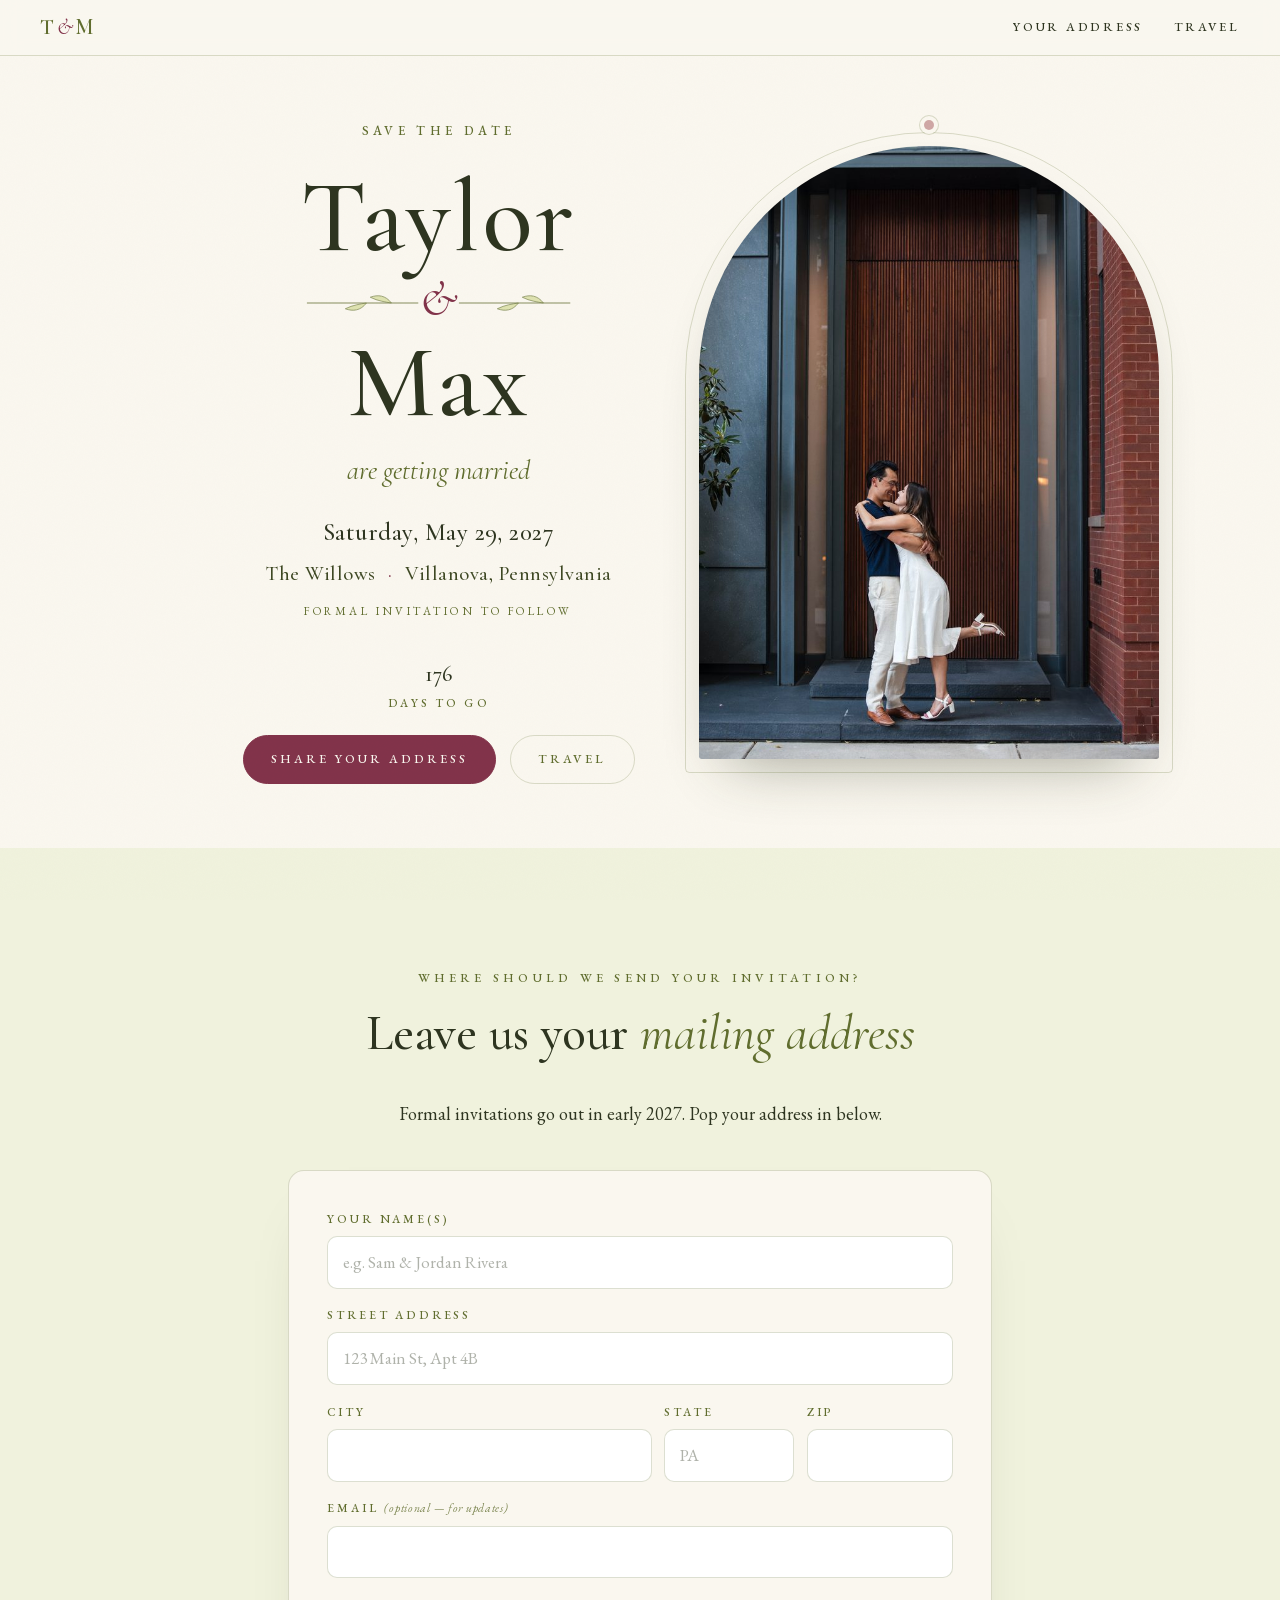
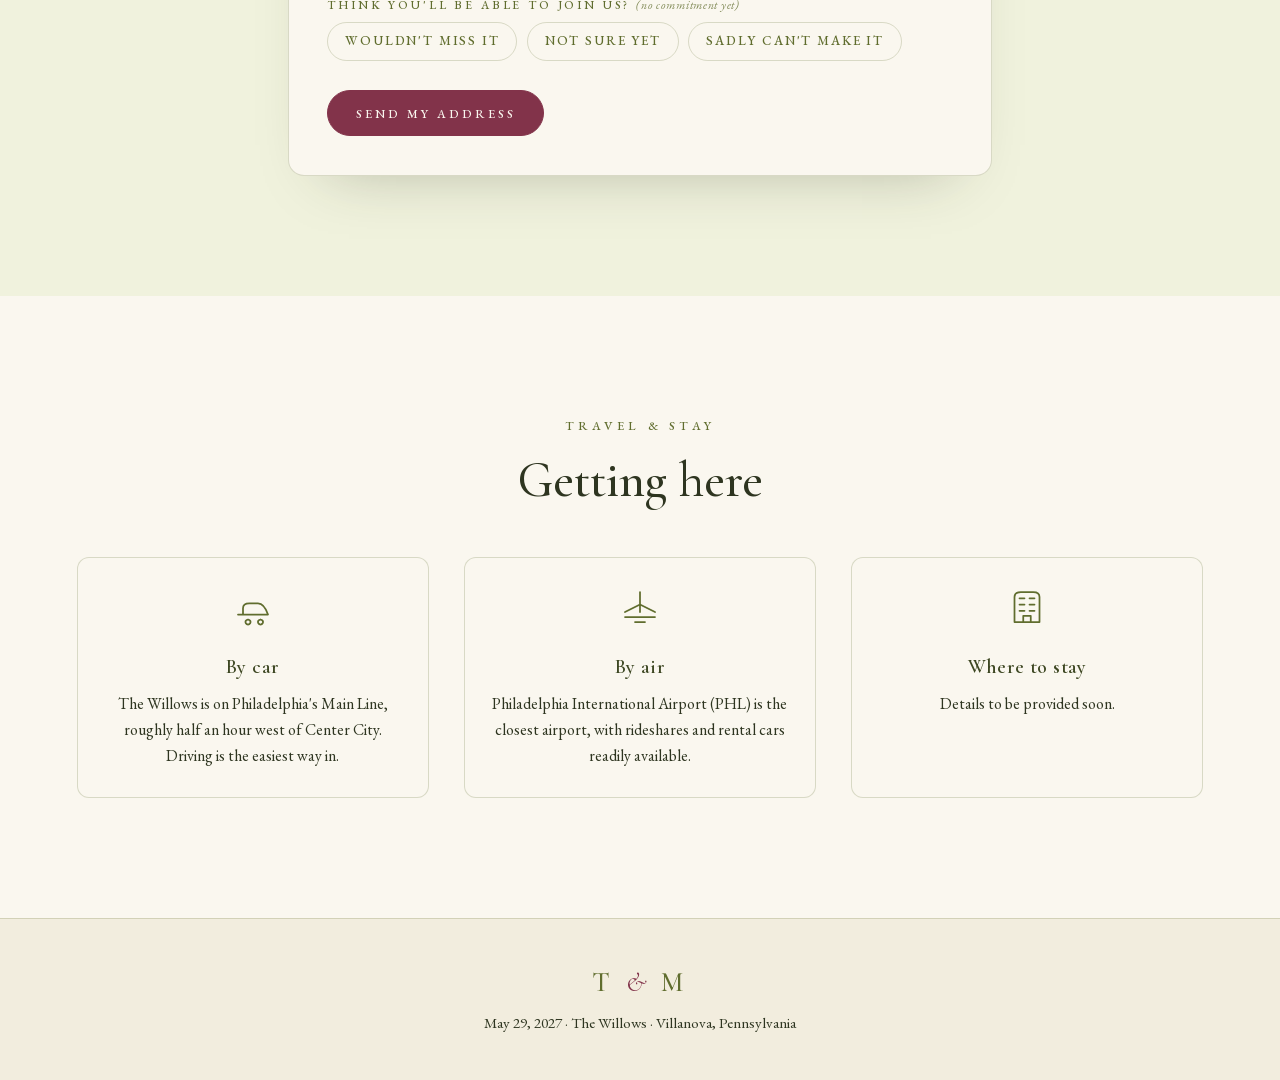
<file: index.html>
<!DOCTYPE html>
<html lang="en" class="no-js">
<head>
<meta charset="utf-8">
<meta name="viewport" content="width=device-width, initial-scale=1">
<title>Save the Date — Taylor &amp; Max, May 29, 2027</title>
<meta name="description" content="Save the date: Taylor &amp; Max are getting married Saturday, May 29, 2027 in Villanova, Pennsylvania. Share your mailing address so we can send your invitation.">
<link rel="canonical" href="https://maxandtaylor2027.com/">
<meta property="og:title" content="Save the Date — Taylor &amp; Max, May 29, 2027">
<meta property="og:description" content="Save the date: Taylor &amp; Max are getting married Saturday, May 29, 2027 in Villanova, Pennsylvania. Formal invitation to follow.">
<meta property="og:type" content="website">
<meta property="og:url" content="https://maxandtaylor2027.com/">
<meta property="og:image" content="https://maxandtaylor2027.com/img/og.jpg">
<meta property="og:image:width" content="1200">
<meta property="og:image:height" content="1200">
<meta name="theme-color" content="#FAF7EF">
<link rel="icon" href="/favicon.svg" type="image/svg+xml">
<link rel="preload" href="/fonts/CormorantGaramond-400.woff2" as="font" type="font/woff2" crossorigin>
<link rel="preload" href="/fonts/CormorantGaramond-400i.woff2" as="font" type="font/woff2" crossorigin>
<link rel="stylesheet" href="/css/styles.css">
</head>
<body class="std">

<header class="topbar" id="top">
  <a class="monogram" href="#top" aria-label="Taylor and Max — back to top">T<span class="amp">&amp;</span>M</a>
  <nav class="topnav" aria-label="Sections">
    <a href="#address">Your address</a>
    <a href="#travel">Travel</a>
  </nav>
</header>

<main>

<section class="hero std-hero">
  <div class="hero-text">
    <p class="eyebrow reveal">Save the Date</p>
    <h1 class="names">
      <span class="reveal d1">Taylor</span>
      <span class="ampline reveal d2"><svg class="sprig sprig-left" viewBox="0 0 120 24" aria-hidden="true"><path d="M118 12 C 90 12, 60 12, 2 12" /><path d="M30 12 C 36 4, 44 3, 52 6 C 44 10, 36 11, 30 12 Z" class="leaf"/><path d="M56 12 C 62 20, 70 21, 78 18 C 70 14, 62 13, 56 12 Z" class="leaf"/></svg><em>&amp;</em><svg class="sprig" viewBox="0 0 120 24" aria-hidden="true"><path d="M2 12 C 30 12, 60 12, 118 12" /><path d="M90 12 C 84 4, 76 3, 68 6 C 76 10, 84 11, 90 12 Z" class="leaf"/><path d="M64 12 C 58 20, 50 21, 42 18 C 50 14, 58 13, 64 12 Z" class="leaf"/></svg></span>
      <span class="reveal d3">Max</span>
    </h1>
    <p class="hero-sub reveal d4"><em>are getting married</em></p>
    <p class="hero-date reveal d4">Saturday, May 29, 2027<br><span class="hero-venue">The Willows <span class="dot">&middot;</span> Villanova, Pennsylvania</span></p>
    <p class="hero-note reveal d5">Formal invitation to follow</p>
    <div class="hero-meta reveal d5">
      <p class="countdown" id="countdown" aria-live="off"></p>
      <div class="hero-actions">
        <a class="btn" href="#address">Share your address</a>
        <a class="btn btn-ghost" href="#travel">Travel</a>
      </div>
    </div>
  </div>
  <figure class="hero-photo reveal-photo">
    <img src="/img/p150-md.jpg" srcset="/img/p150-md.jpg 733w, /img/p150-lg.jpg 1067w" sizes="(max-width: 900px) 92vw, 44vw" width="733" height="1100" alt="Taylor and Max kissing in a doorway, Taylor's heel kicked up" fetchpriority="high" decoding="async">
  </figure>
</section>

<section class="section address" id="address">
  <div class="measure">
    <p class="kicker reveal">Where should we send your invitation?</p>
    <h2 class="reveal">Leave us your <em>mailing address</em></h2>
    <p class="prose-wide center reveal">Formal invitations go out in early 2027. Pop your address in below.</p>

    <form class="card reveal" id="addrForm" action="https://formsubmit.co/7de4011917ab6d1e90d967f434c3e669" method="POST" novalidate>
      <input type="hidden" name="_subject" value="Wedding address: new reply">
      <input type="hidden" name="_next" value="https://maxandtaylor2027.com/thanks/">
      <input type="hidden" name="_template" value="table">
      <input type="hidden" name="_captcha" value="false">
      <input type="text" name="_honey" class="hp" tabindex="-1" autocomplete="off" aria-hidden="true">

      <div class="field">
        <label for="f-name">Your name(s)</label>
        <input id="f-name" name="Name(s)" type="text" required autocomplete="name" placeholder="e.g. Sam &amp; Jordan Rivera">
      </div>
      <div class="field">
        <label for="f-street">Street address</label>
        <input id="f-street" name="Street" type="text" required autocomplete="street-address" placeholder="123 Main St, Apt 4B">
      </div>
      <div class="field-row">
        <div class="field grow">
          <label for="f-city">City</label>
          <input id="f-city" name="City" type="text" required autocomplete="address-level2">
        </div>
        <div class="field small">
          <label for="f-state">State</label>
          <input id="f-state" name="State" type="text" required autocomplete="address-level1" placeholder="PA">
        </div>
        <div class="field small">
          <label for="f-zip">ZIP</label>
          <input id="f-zip" name="ZIP" type="text" required inputmode="numeric" autocomplete="postal-code">
        </div>
      </div>
      <div class="field">
        <label for="f-email">Email <span class="opt">(optional &mdash; for updates)</span></label>
        <input id="f-email" name="Email" type="email" autocomplete="email">
      </div>

      <fieldset class="field choice">
        <legend>Think you'll be able to join us? <span class="opt">(no commitment yet)</span></legend>
        <div class="pills">
          <label class="pill"><input type="radio" name="Planning to attend" value="Wouldn't miss it"><span>Wouldn't miss it</span></label>
          <label class="pill"><input type="radio" name="Planning to attend" value="Not sure yet"><span>Not sure yet</span></label>
          <label class="pill"><input type="radio" name="Planning to attend" value="Sadly can't make it"><span>Sadly can't make it</span></label>
        </div>
      </fieldset>

      <div class="submit-row">
        <button class="btn" type="submit" id="submitBtn">Send my address</button>
        <p class="form-msg" id="formMsg" role="status" aria-live="polite"></p>
      </div>
    </form>

  </div>
</section>

<section class="section travel" id="travel">
  <div class="wide">
    <p class="kicker center reveal">Travel &amp; Stay</p>
    <h2 class="center reveal">Getting here</h2>
    <div class="travel-grid">
      <article class="travel-card reveal">
        <svg class="ticon" viewBox="0 0 32 32" aria-hidden="true"><path d="M4 22 L28 22 M8 22 L8 17 C8 14 10 13 13 13 L20 13 C24 13 26 16 28 22 M12 26 a2 2 0 1 0 0.01 0 M22 26 a2 2 0 1 0 0.01 0"/></svg>
        <h3>By car</h3>
        <p>The Willows is on Philadelphia's Main Line, roughly half an hour west of Center City. Driving is the easiest way in.</p>
      </article>
      <article class="travel-card reveal d1">
        <svg class="ticon" viewBox="0 0 32 32" aria-hidden="true"><path d="M4 24 L28 24 M16 4 L16 14 M16 14 L28 20 M16 14 L4 20 M16 14 L16 20 M12 28 L20 28"/></svg>
        <h3>By air</h3>
        <p>Philadelphia International Airport (PHL) is the closest airport, with rideshares and rental cars readily available.</p>
      </article>
      <article class="travel-card reveal d2">
        <svg class="ticon" viewBox="0 0 32 32" aria-hidden="true"><path d="M6 28 L6 8 C6 5 8 4 11 4 L21 4 C24 4 26 5 26 8 L26 28 M6 28 L26 28 M10 9 L14 9 M18 9 L22 9 M10 14 L14 14 M18 14 L22 14 M10 19 L14 19 M18 19 L22 19 M13 28 L13 23 L19 23 L19 28"/></svg>
        <h3>Where to stay</h3>
        <p>Details to be provided soon.</p>
      </article>
    </div>
  </div>
</section>

</main>

<footer class="footer">
  <p class="foot-monogram">T <em>&amp;</em> M</p>
  <p>May 29, 2027 &middot; The Willows &middot; Villanova, Pennsylvania</p>
</footer>

<script src="/js/main.js" defer></script>
<script src="/js/address.js" defer></script>
</body>
</html>
</file>
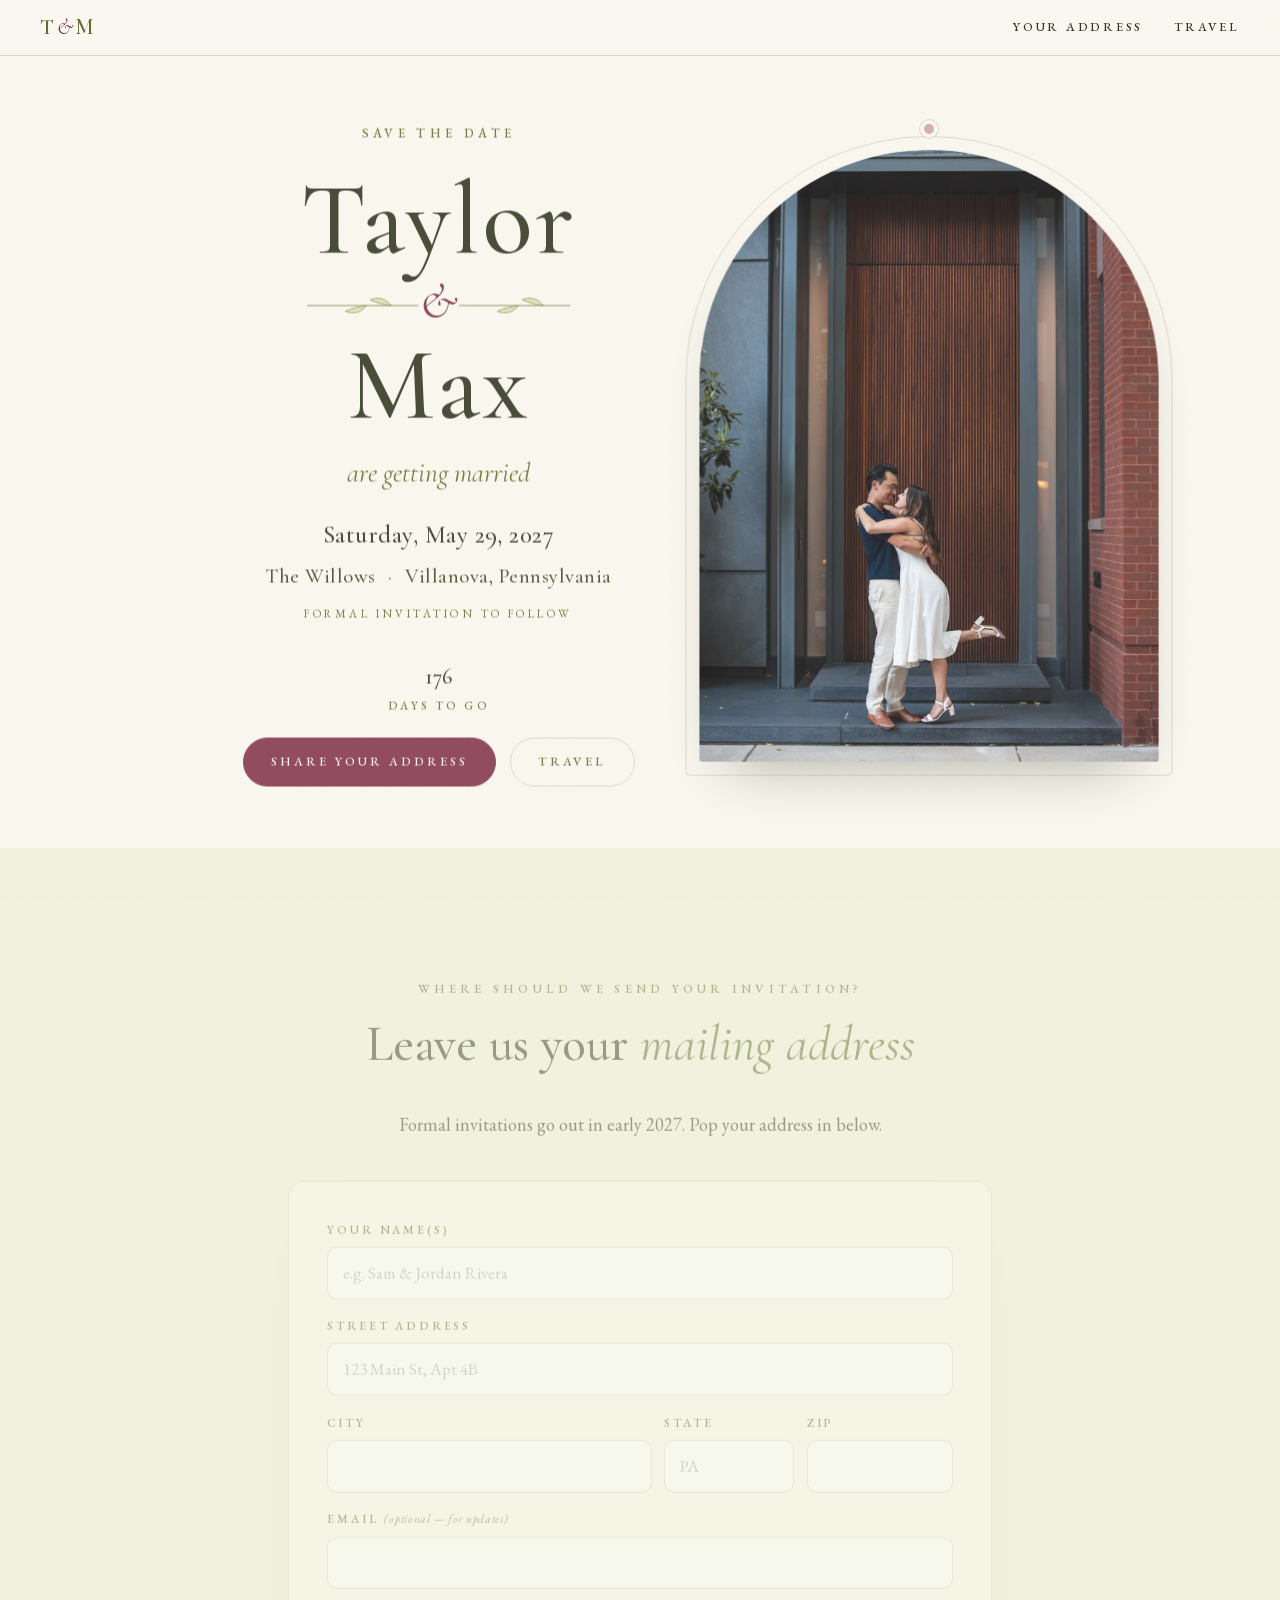
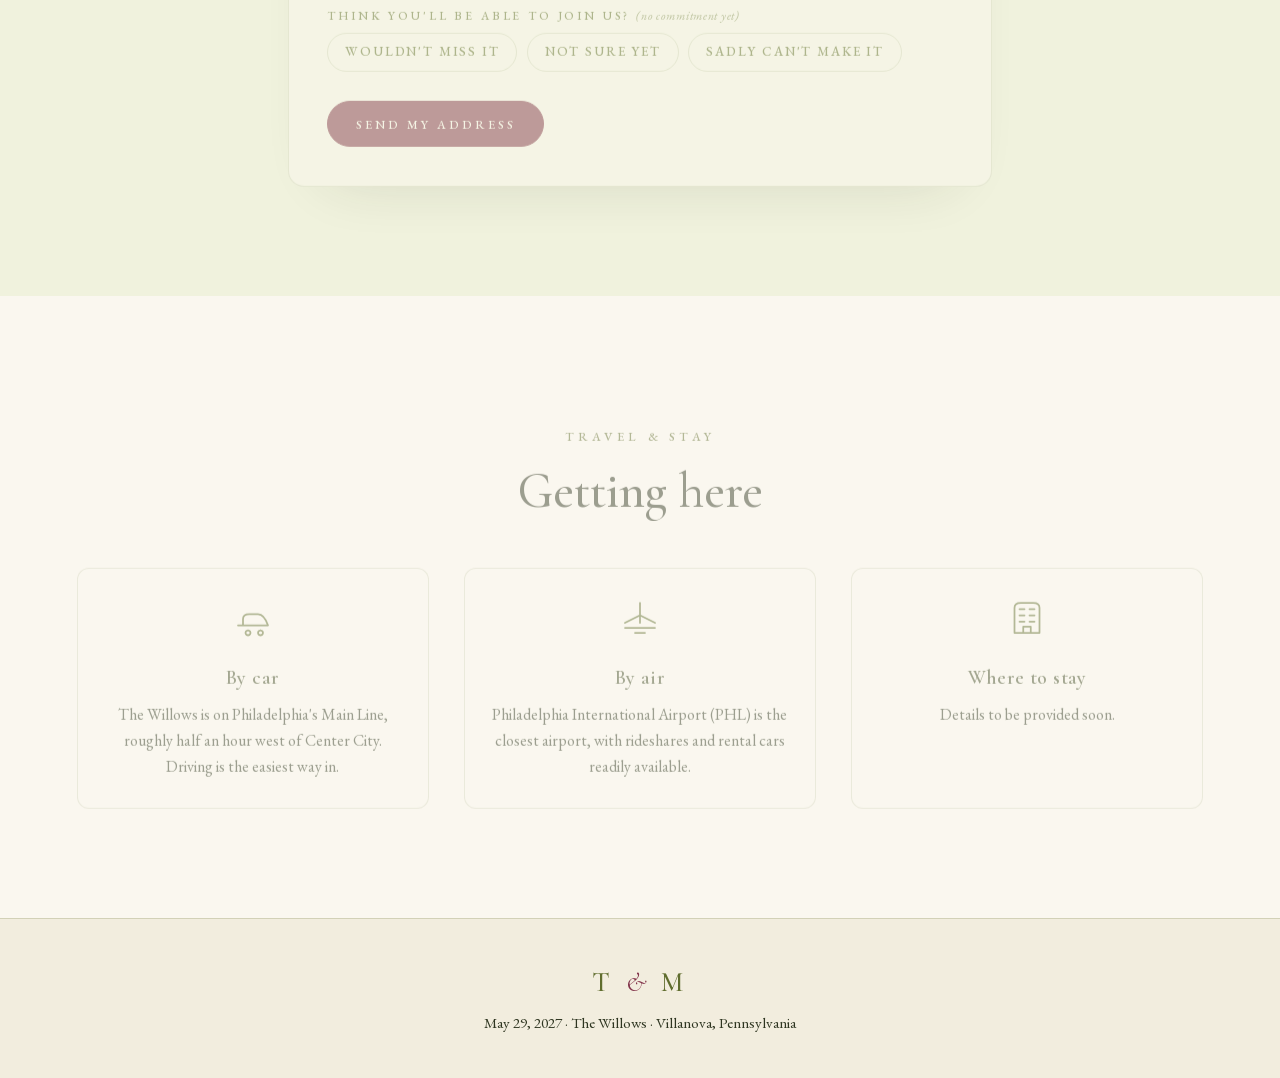
<file: details/index.html>
<!DOCTYPE html><html lang="en"><head><meta charset="utf-8"><meta http-equiv="refresh" content="0; url=/"><link rel="canonical" href="https://maxandtaylor2027.com/"><title>Taylor &amp; Max</title></head><body><p><a href="/">Taylor &amp; Max — Save the Date</a></p></body></html>
</file>
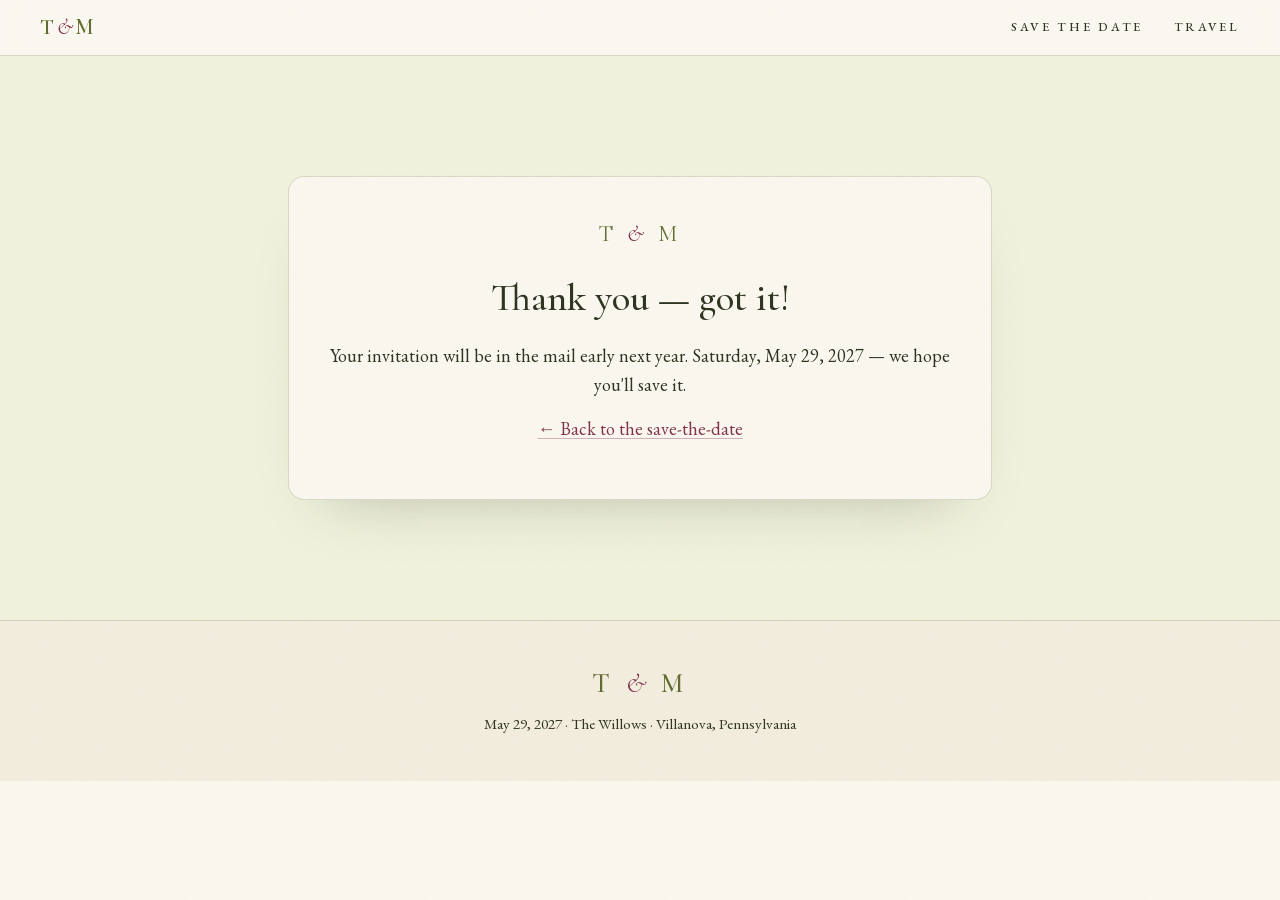
<file: thanks/index.html>
<!DOCTYPE html>
<html lang="en" class="no-js">
<head>
<meta charset="utf-8">
<meta name="viewport" content="width=device-width, initial-scale=1">
<title>Thank you — Taylor &amp; Max</title>
<meta name="robots" content="noindex">
<meta name="theme-color" content="#FAF7EF">
<link rel="icon" href="/favicon.svg" type="image/svg+xml">
<link rel="stylesheet" href="/css/styles.css">
</head>
<body>
<header class="topbar" id="top">
  <a class="monogram" href="/" aria-label="Taylor and Max — home">T<span class="amp">&amp;</span>M</a>
  <nav class="topnav" aria-label="Sections">
    <a href="/">Save the date</a>
    <a href="/#travel">Travel</a>
  </nav>
</header>
<main>
<section class="section address">
  <div class="measure">
    <div class="card thanks in">
      <p class="thanks-mono">T <em>&amp;</em> M</p>
      <h3>Thank you &mdash; got it!</h3>
      <p>Your invitation will be in the mail early next year. Saturday, May 29, 2027 &mdash; we hope you'll save it.</p>
      <p><a href="/">&larr; Back to the save-the-date</a></p>
    </div>
  </div>
</section>
</main>
<footer class="footer">
  <p class="foot-monogram">T <em>&amp;</em> M</p>
  <p>May 29, 2027 &middot; The Willows &middot; Villanova, Pennsylvania</p>
</footer>
</body>
</html>
</file>
<file: css/styles.css>
/* ————————————————————————————————————————————————
   Taylor & Max · May 29 2027 · maxandtaylor2027.com
   Palette from Taylor's board: olive #606D2E · celadon #D5DB9C
   dusty rose #CFA7A5 · berry #82334A · cream paper base
———————————————————————————————————————————————— */

/* Variable fonts: one file per style covers the full weight range */
@font-face { font-family:'Cormorant Garamond'; src:url('/fonts/CormorantGaramond-400.woff2') format('woff2'); font-weight:400 600; font-style:normal; font-display:swap; }
@font-face { font-family:'Cormorant Garamond'; src:url('/fonts/CormorantGaramond-400i.woff2') format('woff2'); font-weight:400; font-style:italic; font-display:swap; }
@font-face { font-family:'EB Garamond'; src:url('/fonts/EBGaramond-400.woff2') format('woff2'); font-weight:400 500; font-style:normal; font-display:swap; }
@font-face { font-family:'EB Garamond'; src:url('/fonts/EBGaramond-400i.woff2') format('woff2'); font-weight:400; font-style:italic; font-display:swap; }

:root{
  --cream:#FAF7EF;
  --cream-deep:#F2EDDE;
  --wash:#F0F2DD;
  --celadon:#D5DB9C;
  --olive:#606D2E;
  --olive-deep:#3E4823;
  --ink:#2E3520;
  --rose:#CFA7A5;
  --rose-deep:#B98784;
  --berry:#82334A;
  --hairline:rgba(96,109,46,.22);
  --display:'Cormorant Garamond', 'Iowan Old Style', Georgia, serif;
  --body:'EB Garamond', Georgia, serif;
  --ease:cubic-bezier(.22,.61,.21,1);
}

*{ box-sizing:border-box; margin:0; padding:0; }
html{ scroll-behavior:smooth; }
body{
  font-family:var(--body);
  color:var(--ink);
  background:var(--cream);
  line-height:1.6;
  font-size:1.125rem;
  -webkit-font-smoothing:antialiased;
  overflow-x:hidden;
}
/* paper grain */
body::after{
  content:""; position:fixed; inset:0; z-index:3; pointer-events:none;
  background-image:url("data:image/svg+xml,%3Csvg xmlns='http://www.w3.org/2000/svg' width='240' height='240'%3E%3Cfilter id='n'%3E%3CfeTurbulence type='fractalNoise' baseFrequency='0.9' numOctaves='2'/%3E%3C/filter%3E%3Crect width='240' height='240' filter='url(%23n)' opacity='0.5'/%3E%3C/svg%3E");
  opacity:.05; mix-blend-mode:multiply;
}
img{ max-width:100%; display:block; }
a{ color:var(--berry); text-decoration-color:rgba(130,51,74,.35); text-underline-offset:3px; }
a:hover{ text-decoration-color:var(--berry); }
::selection{ background:var(--celadon); color:var(--ink); }

/* ————— top bar ————— */
.topbar{
  position:sticky; top:0; z-index:20;
  display:flex; align-items:center; justify-content:space-between;
  padding:.65rem clamp(1rem,4vw,2.5rem);
  background:color-mix(in srgb, var(--cream) 86%, transparent);
  backdrop-filter:blur(10px); -webkit-backdrop-filter:blur(10px);
  border-bottom:1px solid var(--hairline);
}
.monogram{
  font-family:var(--display); font-weight:600; font-size:1.35rem;
  letter-spacing:.12em; color:var(--olive); text-decoration:none;
}
.monogram .amp{ color:var(--berry); font-style:italic; font-weight:400; }
.topnav{ display:flex; gap:clamp(.9rem,2.5vw,1.9rem); overflow-x:auto; scrollbar-width:none; }
.topnav::-webkit-scrollbar{ display:none; }
.topnav a{
  font-family:var(--body); font-weight:500; font-size:.78rem;
  letter-spacing:.22em; text-transform:uppercase;
  color:var(--ink); text-decoration:none; white-space:nowrap;
  padding:.3rem 0; border-bottom:1px solid transparent;
  transition:color .25s, border-color .25s;
}
.topnav a:hover{ color:var(--berry); border-color:var(--berry); }

/* ————— hero ————— */
.hero{
  display:grid; grid-template-columns:1.05fr .95fr; align-items:center;
  gap:clamp(2rem,5vw,4.5rem);
  padding:clamp(2.5rem,7vh,5.5rem) clamp(1.25rem,6vw,5.5rem);
  min-height:88vh;
}
.hero-text{ max-width:34rem; justify-self:end; text-align:center; }
.eyebrow{
  font-size:.8rem; letter-spacing:.34em; text-transform:uppercase;
  color:var(--olive); font-weight:500; margin-bottom:clamp(1.2rem,3vh,2rem);
}
.names{ font-family:var(--display); font-weight:500; color:var(--ink); line-height:.95; }
.names > span{ display:block; }
.names span:first-child, .names span:last-child{ font-size:clamp(3.4rem,9vw,6.5rem); letter-spacing:.02em; }
.ampline{ display:flex; align-items:center; justify-content:center; gap:.9rem; margin:.5rem 0; }
.ampline em{
  font-family:var(--display); font-style:italic; font-weight:400;
  font-size:clamp(1.9rem,4.5vw,3.1rem); color:var(--berry); line-height:1;
}
.sprig{ width:clamp(60px,9vw,120px); height:24px; }
.sprig path{ fill:none; stroke:var(--olive); stroke-width:1.1; opacity:.75; }
.sprig path.leaf{ fill:var(--celadon); stroke:var(--olive); stroke-width:.8; }
.sprig-left{ transform:scaleX(-1); }
.hero-sub{
  font-family:var(--display); font-style:italic; font-size:clamp(1.25rem,2.6vw,1.7rem);
  color:var(--olive); margin-top:1.1rem;
}
.hero-date{
  font-family:var(--display); font-weight:500; font-size:clamp(1.15rem,2.4vw,1.55rem);
  color:var(--ink); margin-top:1.3rem; letter-spacing:.02em;
}
.hero-date .dot{ color:var(--berry); padding:0 .35em; }
.hero-note{
  font-family:var(--body); font-size:.72rem; letter-spacing:.3em; text-transform:uppercase;
  color:var(--olive); margin-top:.6rem;
}
.hero-meta{ margin-top:clamp(1.6rem,4vh,2.6rem); }
.countdown{
  font-family:var(--display); font-weight:500; font-size:1.35rem; color:var(--ink);
  min-height:1.6em;
}
.countdown small{
  font-family:var(--body); font-size:.72rem; letter-spacing:.3em; text-transform:uppercase;
  color:var(--olive); display:block; margin-top:.15rem;
}
.hero-actions{ display:flex; gap:.9rem; justify-content:center; margin-top:1.4rem; flex-wrap:wrap; }
.btn{
  font-family:var(--body); font-weight:500; font-size:.78rem;
  letter-spacing:.24em; text-transform:uppercase; text-decoration:none;
  color:var(--cream); background:var(--berry);
  padding:.85rem 1.7rem; border-radius:999px;
  border:1px solid var(--berry);
  transition:background .3s, color .3s, transform .3s var(--ease), box-shadow .3s;
}
.btn:hover{ background:#6E2A3E; transform:translateY(-2px); box-shadow:0 10px 24px -12px rgba(130,51,74,.55); }
.btn-ghost{ background:transparent; color:var(--olive); border-color:var(--hairline); }
.btn-ghost:hover{ background:var(--wash); color:var(--olive-deep); box-shadow:none; }

.hero-photo{ position:relative; justify-self:start; width:min(100%,460px); }
.hero-photo img{
  width:100%; height:auto; aspect-ratio:3/4; object-fit:cover; object-position:34% 100%;
  border-radius:999px 999px 12px 12px;
  box-shadow:0 30px 60px -30px rgba(46,53,32,.45);
}
.hero-photo::before{
  content:""; position:absolute; inset:-14px;
  border:1px solid var(--hairline);
  border-radius:999px 999px 18px 18px;
  pointer-events:none;
}
.hero-photo::after{
  content:""; position:absolute; top:-26px; left:50%; transform:translateX(-50%);
  width:10px; height:10px; border-radius:50%;
  background:var(--rose); box-shadow:0 0 0 4px var(--cream), 0 0 0 5px var(--hairline);
}

/* ————— shared section bits ————— */
.section{ padding:clamp(4rem,10vw,7.5rem) clamp(1.25rem,6vw,5.5rem); }
.measure{ max-width:44rem; margin-inline:auto; }
.wide{ max-width:72rem; margin-inline:auto; }
.center{ text-align:center; }
.kicker{
  font-size:.78rem; letter-spacing:.34em; text-transform:uppercase;
  color:var(--olive); font-weight:500; margin-bottom:1.1rem; text-align:center;
}
.kicker.light{ color:var(--celadon); }
h2{
  font-family:var(--display); font-weight:500; font-size:clamp(2rem,5vw,3.1rem);
  line-height:1.12; color:var(--ink); text-align:center; margin-bottom:clamp(1.6rem,4vw,2.4rem);
}
h2 em{ font-style:italic; color:var(--olive); }
.prose p{ margin-bottom:1.15rem; }
.prose .closer{
  font-family:var(--display); font-style:italic; font-size:1.4rem;
  color:var(--berry); text-align:center; margin-top:1.8rem;
}
.prose-wide{ max-width:38rem; margin-inline:auto; }

/* ————— story ————— */
.story{ padding-bottom:0; }
.story .prose p:first-of-type::first-letter{
  font-family:var(--display); font-size:3.4em; line-height:.8;
  float:left; padding:.08em .12em 0 0; color:var(--olive);
}
.story-band{ margin-top:clamp(3rem,7vw,5rem); margin-inline:calc(-1 * clamp(1.25rem,6vw,5.5rem)); }
.story-band img{ width:100%; max-height:70vh; object-fit:cover; object-position:center 40%; }

/* ————— weekend ————— */
.weekend{ background:var(--wash); border-block:1px solid var(--hairline); }
.venue{ margin:1.4rem 0; }
.venue-name{ font-family:var(--display); font-size:clamp(1.6rem,3.4vw,2.1rem); font-weight:500; color:var(--olive-deep); }
.venue-addr{ font-size:1rem; letter-spacing:.06em; margin-top:.2rem; }
.notecard{
  margin:2.2rem auto 0; max-width:34rem; text-align:left;
  background:var(--cream); border:1px solid var(--hairline); border-left:3px solid var(--rose);
  border-radius:10px; padding:1.25rem 1.5rem; font-size:1.02rem;
}
.notecard strong{ color:var(--olive-deep); }

/* ————— travel ————— */
.travel-grid{
  display:grid; grid-template-columns:repeat(3,1fr);
  gap:clamp(1.2rem,3vw,2.2rem); margin-top:clamp(2rem,5vw,3rem);
}
.travel-card{
  background:var(--cream); border:1px solid var(--hairline); border-radius:12px;
  padding:1.8rem 1.6rem; text-align:center;
  transition:transform .35s var(--ease), box-shadow .35s;
}
.travel-card:hover{ transform:translateY(-4px); box-shadow:0 18px 40px -24px rgba(46,53,32,.35); }
.ticon{ width:40px; height:40px; margin-inline:auto; margin-bottom:1rem; }
.ticon path{ fill:none; stroke:var(--olive); stroke-width:1.4; stroke-linecap:round; stroke-linejoin:round; }
.travel-card h3{
  font-family:var(--display); font-weight:600; font-size:1.25rem;
  color:var(--olive-deep); margin-bottom:.5rem; letter-spacing:.02em;
}
.travel-card p{ font-size:1rem; }

/* ————— gallery ————— */
.photos .wide > h2{ margin-bottom:0; }
.gallery{
  columns:3; column-gap:1.1rem;
  margin-top:clamp(2rem,5vw,3rem);
}
.ph{
  display:block; width:100%; margin-bottom:1.1rem;
  border:none; padding:0; background:none; cursor:pointer;
  border-radius:8px; overflow:hidden;
  box-shadow:0 14px 30px -20px rgba(46,53,32,.4);
}
.ph img{
  width:100%; height:auto;
  transition:transform .6s var(--ease), filter .6s;
}
.ph:hover img{ transform:scale(1.03); }
.ph:focus-visible{ outline:2px solid var(--berry); outline-offset:3px; }
.credit{
  margin-top:2rem; font-size:.85rem; letter-spacing:.18em; text-transform:uppercase;
  color:var(--olive); opacity:.85;
}

/* ————— rsvp ————— */
.rsvp{ background:var(--olive-deep); }
.rsvp h2{ color:var(--cream); }
.rsvp h2 em{ color:var(--celadon); }
.rsvp .prose-wide{ color:color-mix(in srgb, var(--cream) 88%, var(--celadon)); }

/* ————— registry ————— */
.registry{ padding-top:clamp(3rem,7vw,5rem); padding-bottom:clamp(3rem,7vw,5rem); }

/* ————— footer ————— */
.footer{
  background:var(--cream-deep); border-top:1px solid var(--hairline);
  text-align:center; padding:2.6rem 1.5rem 2.8rem; font-size:.95rem;
}
.foot-monogram{
  font-family:var(--display); font-size:1.7rem; font-weight:500;
  letter-spacing:.18em; color:var(--olive); margin-bottom:.4rem;
}
.foot-monogram em{ color:var(--berry); }
.foot-credit{ font-size:.8rem; letter-spacing:.08em; opacity:.7; margin-top:.5rem; }

/* ————— lightbox ————— */
.lightbox{ border:none; padding:0; background:transparent; max-width:100vw; max-height:100vh; }
.lightbox::backdrop{ background:rgba(30,34,20,.92); }
.lightbox[open]{ display:grid; place-items:center; width:100vw; height:100vh; }
.lightbox img{
  max-width:min(92vw,1000px); max-height:88vh; width:auto; height:auto;
  border-radius:6px; box-shadow:0 40px 80px -30px rgba(0,0,0,.6);
}
.lb-close,.lb-prev,.lb-next{
  position:fixed; z-index:2; border:none; cursor:pointer;
  background:rgba(250,247,239,.12); color:var(--cream);
  width:46px; height:46px; border-radius:50%;
  font-size:1.6rem; line-height:1; display:grid; place-items:center;
  transition:background .25s;
  -webkit-backdrop-filter:blur(6px); backdrop-filter:blur(6px);
}
.lb-close:hover,.lb-prev:hover,.lb-next:hover{ background:rgba(250,247,239,.28); }
.lb-close{ top:1rem; right:1rem; }
.lb-prev{ left:1rem; top:50%; transform:translateY(-50%); }
.lb-next{ right:1rem; top:50%; transform:translateY(-50%); }

/* ————— reveal animation (skipped entirely when JS is absent) ————— */
html:not(.no-js) .reveal, html:not(.no-js) .reveal-photo{ opacity:0; transform:translateY(20px); transition:opacity .9s var(--ease), transform .9s var(--ease); }
html:not(.no-js) .reveal-photo{ transform:translateY(26px) scale(.985); }
html:not(.no-js) .in{ opacity:1; transform:none; }
.d1{ transition-delay:.12s; } .d2{ transition-delay:.24s; } .d3{ transition-delay:.36s; }
.d4{ transition-delay:.48s; } .d5{ transition-delay:.6s; }

@media (prefers-reduced-motion: reduce){
  html{ scroll-behavior:auto; }
  html:not(.no-js) .reveal, html:not(.no-js) .reveal-photo{ opacity:1; transform:none; transition:none; }
  .ph img, .btn, .travel-card{ transition:none; }
}

/* ————— responsive ————— */
@media (max-width: 980px){
  .hero{ grid-template-columns:1fr; min-height:auto; padding-top:2.5rem; }
  .hero-text{ justify-self:center; order:1; }
  .hero-photo{ order:2; justify-self:center; width:min(88vw,420px); }
  .gallery{ columns:2; }
}
@media (max-width: 640px){
  body{ font-size:1.06rem; }
  .topbar{ flex-direction:column; gap:.4rem; padding-bottom:.55rem; }
  .gallery{ columns:1; }
  .story-band{ margin-inline:calc(-1 * clamp(1.25rem,6vw,5.5rem)); }
  .travel-grid{ grid-template-columns:1fr; }
  .lb-prev{ left:.4rem; } .lb-next{ right:.4rem; }
}

/* ————— save-the-date: address card ————— */
.address{ background:var(--wash); }
.address .prose-wide{ margin-bottom:clamp(1.8rem,4vw,2.6rem); }
.card{
  background:var(--cream); border:1px solid var(--hairline); border-radius:16px;
  padding:clamp(1.4rem,4vw,2.4rem); box-shadow:0 30px 60px -40px rgba(46,53,32,.35);
}
.hp{ position:absolute; left:-9999px; width:1px; height:1px; opacity:0; }
.field{ margin-bottom:1.1rem; }
.field label, .field legend{
  display:block; font-size:.74rem; letter-spacing:.24em; text-transform:uppercase;
  color:var(--olive); font-weight:500; margin-bottom:.45rem;
}
.field .opt{ letter-spacing:.06em; text-transform:none; font-style:italic; font-weight:400; opacity:.8; }
.field input[type=text], .field input[type=email]{
  width:100%; font:inherit; font-size:1.05rem; color:var(--ink);
  background:#fff; border:1px solid var(--hairline); border-radius:10px;
  padding:.75rem .9rem; outline:none; transition:border-color .2s, box-shadow .2s;
}
.field input:focus{ border-color:var(--olive); box-shadow:0 0 0 3px rgba(96,109,46,.14); }
.field input::placeholder{ color:rgba(46,53,32,.38); }
.field-row{ display:grid; grid-template-columns:1fr; gap:0 .8rem; }
@media (min-width:560px){ .field-row{ grid-template-columns:2fr .8fr .9fr; } }
fieldset.choice{ border:0; padding:0; min-width:0; }
.pills{ display:flex; flex-wrap:wrap; gap:.6rem; }
.pill{ position:relative; display:inline-flex; cursor:pointer; line-height:1.2; }
.pill input{ position:absolute; opacity:0; width:1px; height:1px; margin:0; }
.pill span{
  display:inline-block; white-space:nowrap;
  font-size:.82rem; letter-spacing:.14em; text-transform:uppercase; font-weight:500;
  color:var(--olive); border:1px solid var(--hairline); border-radius:999px;
  padding:.65rem 1.05rem; transition:background .2s, color .2s, border-color .2s;
}
.pill input:checked + span{ background:var(--olive); color:var(--cream); border-color:var(--olive); }
.pill input:focus-visible + span{ box-shadow:0 0 0 3px rgba(96,109,46,.25); }
.submit-row{ margin-top:1.4rem; display:flex; align-items:center; gap:1rem; flex-wrap:wrap; }
.submit-row .btn{ cursor:pointer; }
.submit-row .btn[disabled]{ opacity:.6; cursor:default; transform:none; box-shadow:none; }
.form-msg{ font-size:.95rem; color:var(--olive-deep); min-height:1.3em; }
.form-msg.bad{ color:var(--berry); }
.thanks{ text-align:center; }
.thanks-mono{ font-family:var(--display); font-size:1.4rem; letter-spacing:.2em; color:var(--olive); }
.thanks-mono em{ color:var(--berry); font-style:italic; }
.thanks h3{ font-family:var(--display); font-weight:500; font-size:clamp(1.7rem,4vw,2.4rem); color:var(--ink); margin:.6rem 0 .8rem; }
.thanks p{ margin-bottom:1rem; }
.peek{ padding-top:clamp(3rem,7vw,5rem); padding-bottom:clamp(3rem,7vw,5rem); }
.peek .prose-wide{ margin-bottom:1.6rem; }
.hero-date .hero-venue{ display:inline-block; font-size:.82em; color:var(--olive-deep); margin-top:.15em; }
</file>
